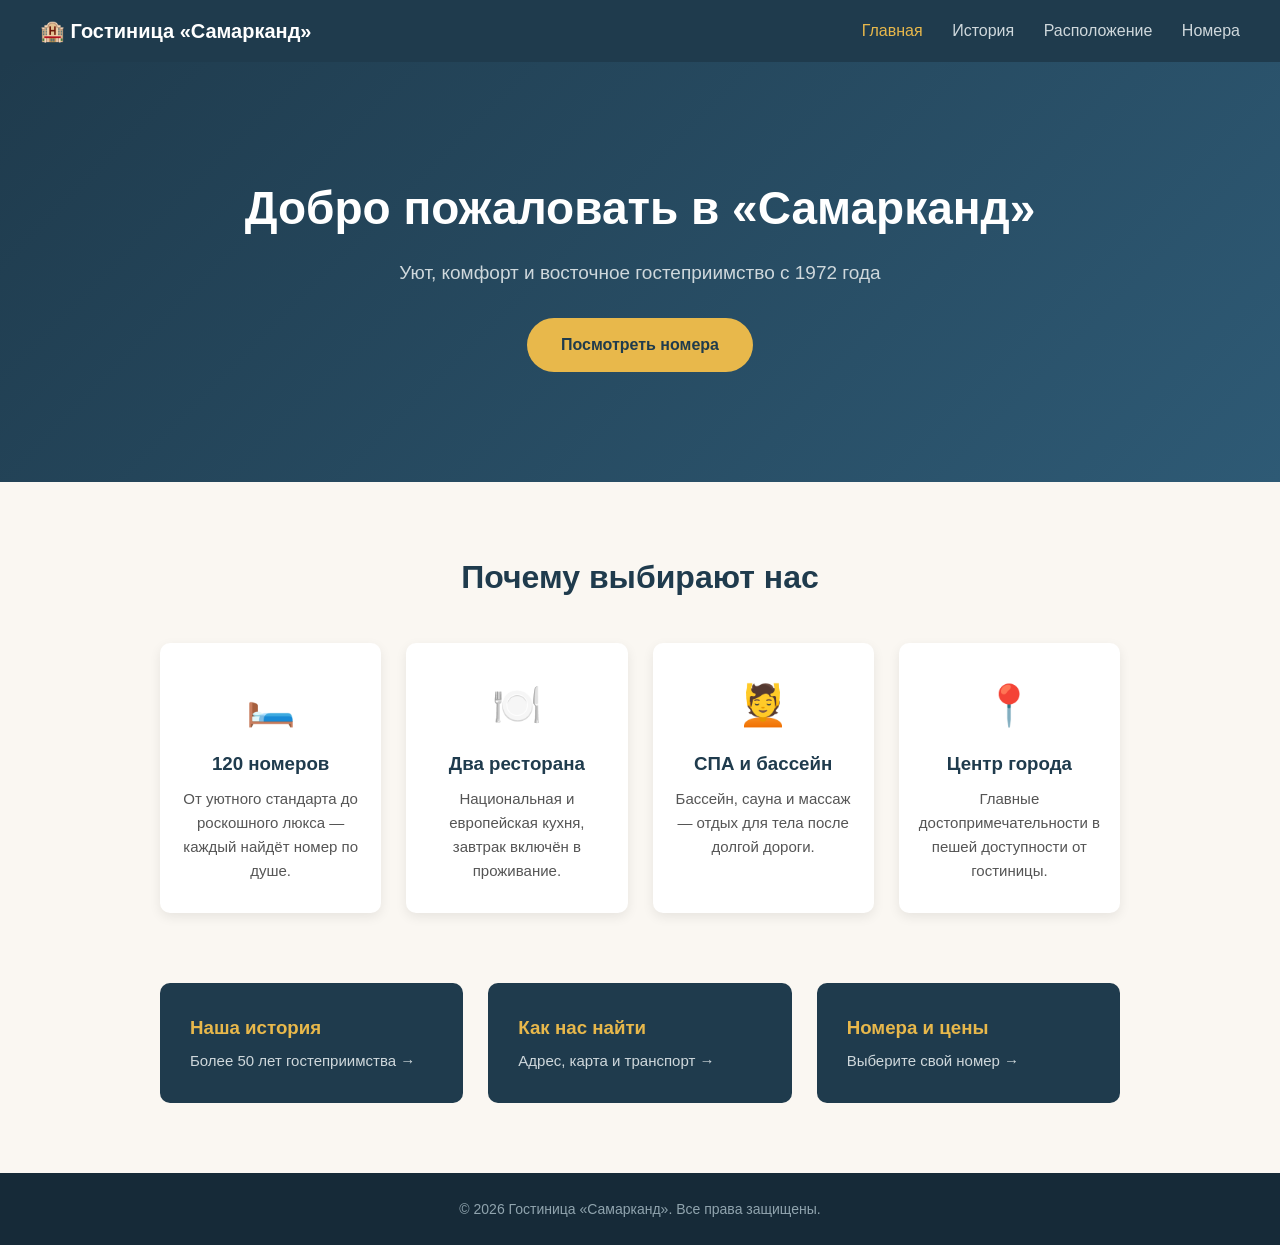
<file: index.html>
<!DOCTYPE html>
<html lang="ru">
<head>
  <meta charset="UTF-8">
  <meta name="viewport" content="width=device-width, initial-scale=1.0">
  <title>Гостиница «Самарканд» — Главная</title>
  <link rel="stylesheet" href="css/index.css">
</head>
<body>

  <!-- Шапка сайта -->
  <header class="header">
    <div class="logo">🏨 Гостиница «Самарканд»</div>
    <nav class="nav">
      <a href="index.html" class="active">Главная</a>
      <a href="history.html">История</a>
      <a href="location.html">Расположение</a>
      <a href="rooms.html">Номера</a>
    </nav>
  </header>

  <!-- Главный баннер -->
  <section class="hero">
    <h1>Добро пожаловать в «Самарканд»</h1>
    <p>Уют, комфорт и восточное гостеприимство с 1972 года</p>
    <a href="rooms.html" class="btn">Посмотреть номера</a>
  </section>

  <!-- Преимущества -->
  <section class="features">
    <h2>Почему выбирают нас</h2>
    <div class="cards">
      <div class="card">
        <div class="card-icon">🛏️</div>
        <h3>120 номеров</h3>
        <p>От уютного стандарта до роскошного люкса — каждый найдёт номер по душе.</p>
      </div>
      <div class="card">
        <div class="card-icon">🍽️</div>
        <h3>Два ресторана</h3>
        <p>Национальная и европейская кухня, завтрак включён в проживание.</p>
      </div>
      <div class="card">
        <div class="card-icon">💆</div>
        <h3>СПА и бассейн</h3>
        <p>Бассейн, сауна и массаж — отдых для тела после долгой дороги.</p>
      </div>
      <div class="card">
        <div class="card-icon">📍</div>
        <h3>Центр города</h3>
        <p>Главные достопримечательности в пешей доступности от гостиницы.</p>
      </div>
    </div>
  </section>

  <!-- Ссылки на разделы -->
  <section class="sections">
    <a href="history.html" class="section-link">
      <h3>Наша история</h3>
      <p>Более 50 лет гостеприимства →</p>
    </a>
    <a href="location.html" class="section-link">
      <h3>Как нас найти</h3>
      <p>Адрес, карта и транспорт →</p>
    </a>
    <a href="rooms.html" class="section-link">
      <h3>Номера и цены</h3>
      <p>Выберите свой номер →</p>
    </a>
  </section>

  <!-- Подвал -->
  <footer class="footer">
    <p>&copy; 2026 Гостиница «Самарканд». Все права защищены.</p>
  </footer>

  <script src="js/index.js"></script>
</body>
</html>
</file>
<file: css/index.css>
/* ===== Общие стили ===== */
* {
  margin: 0;
  padding: 0;
  box-sizing: border-box;
}

body {
  font-family: 'Segoe UI', Arial, sans-serif;
  color: #333;
  background-color: #faf7f2;
  line-height: 1.6;
}

/* ===== Шапка ===== */
.header {
  display: flex;
  justify-content: space-between;
  align-items: center;
  padding: 15px 40px;
  background-color: #1f3b4d;
  position: sticky;
  top: 0;
  z-index: 10;
}

.logo {
  color: #fff;
  font-size: 20px;
  font-weight: bold;
}

.nav a {
  color: #cfd8dc;
  text-decoration: none;
  margin-left: 25px;
  font-size: 16px;
  transition: color 0.3s;
}

.nav a:hover,
.nav a.active {
  color: #e8b84b;
}

/* ===== Главный баннер ===== */
.hero {
  text-align: center;
  padding: 110px 20px;
  background: linear-gradient(135deg, #1f3b4d, #2e5a75);
  color: #fff;
}

.hero h1 {
  font-size: 46px;
  margin-bottom: 12px;
}

.hero p {
  font-size: 19px;
  color: #cfd8dc;
  margin-bottom: 30px;
}

.btn {
  display: inline-block;
  padding: 14px 34px;
  background-color: #e8b84b;
  color: #1f3b4d;
  font-weight: bold;
  text-decoration: none;
  border-radius: 30px;
  transition: transform 0.2s, box-shadow 0.2s;
}

.btn:hover {
  transform: translateY(-3px);
  box-shadow: 0 6px 16px rgba(0, 0, 0, 0.3);
}

/* ===== Преимущества ===== */
.features {
  max-width: 1000px;
  margin: 70px auto;
  padding: 0 20px;
  text-align: center;
}

.features h2 {
  color: #1f3b4d;
  font-size: 32px;
  margin-bottom: 40px;
}

.cards {
  display: grid;
  grid-template-columns: repeat(auto-fit, minmax(220px, 1fr));
  gap: 25px;
}

.card {
  background-color: #fff;
  border-radius: 10px;
  padding: 30px 20px;
  box-shadow: 0 4px 12px rgba(0, 0, 0, 0.08);
  /* появление при прокрутке (управляется из JS) */
  opacity: 0;
  transform: translateY(40px);
  transition: opacity 0.6s ease, transform 0.6s ease;
}

.card.visible {
  opacity: 1;
  transform: translateY(0);
}

.card-icon {
  font-size: 40px;
  margin-bottom: 12px;
}

.card h3 {
  color: #1f3b4d;
  margin-bottom: 8px;
}

.card p {
  font-size: 15px;
  color: #555;
}

/* ===== Ссылки на разделы ===== */
.sections {
  display: grid;
  grid-template-columns: repeat(auto-fit, minmax(240px, 1fr));
  gap: 25px;
  max-width: 1000px;
  margin: 0 auto 70px;
  padding: 0 20px;
}

.section-link {
  display: block;
  padding: 30px;
  background-color: #1f3b4d;
  border-radius: 10px;
  text-decoration: none;
  transition: background-color 0.3s, transform 0.2s;
}

.section-link:hover {
  background-color: #2e5a75;
  transform: translateY(-4px);
}

.section-link h3 {
  color: #e8b84b;
  margin-bottom: 6px;
}

.section-link p {
  color: #cfd8dc;
  font-size: 15px;
}

/* ===== Подвал ===== */
.footer {
  text-align: center;
  padding: 25px;
  background-color: #162a38;
  color: #90a4ae;
  font-size: 14px;
}

/* ===== Мобильная версия ===== */
@media (max-width: 600px) {
  .header {
    flex-direction: column;
    gap: 10px;
    padding: 15px;
  }

  .nav a {
    margin: 0 10px;
  }

  .hero {
    padding: 70px 20px;
  }

  .hero h1 {
    font-size: 30px;
  }
}
</file>
